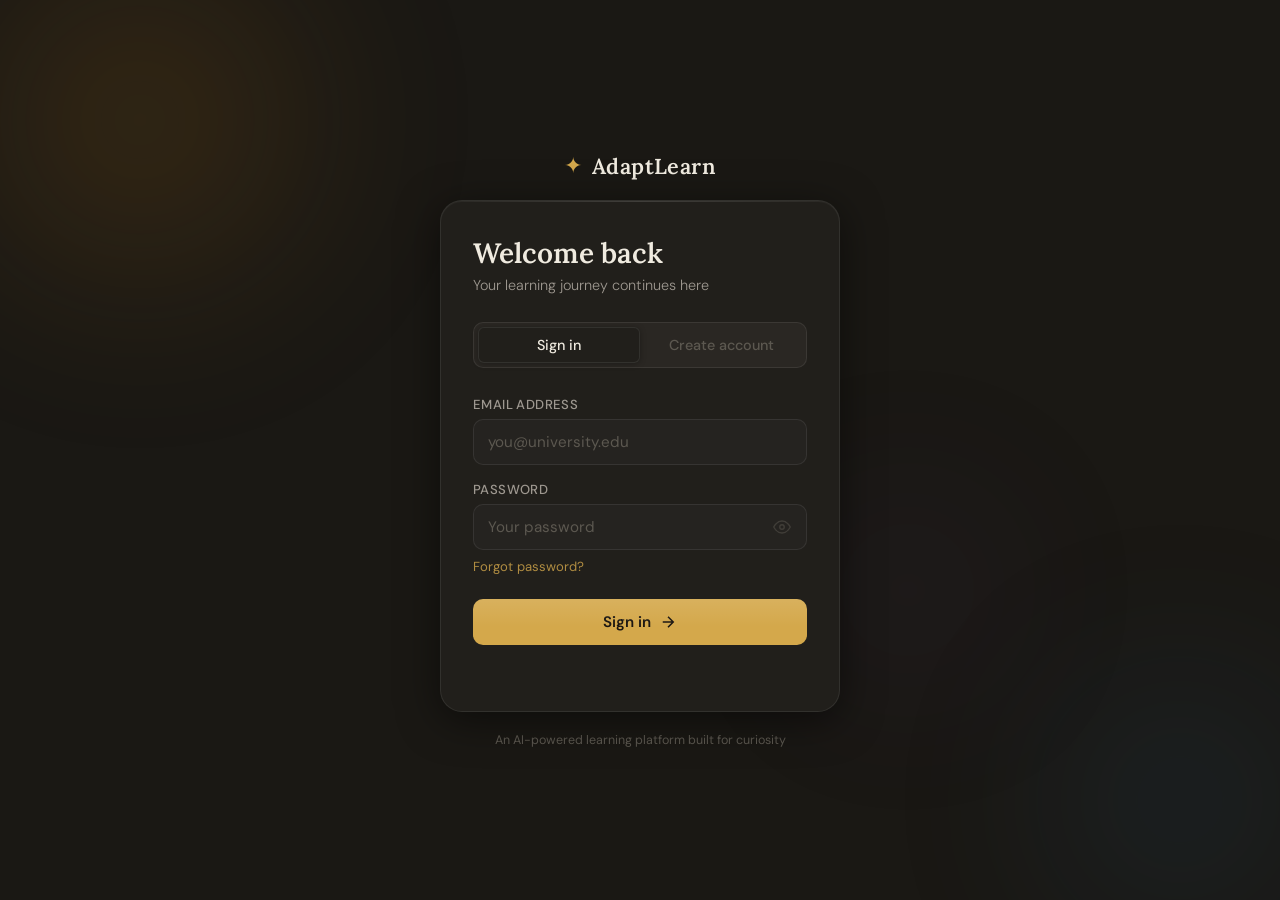
<file: frontend/index.html>
<!DOCTYPE html>
<html lang="en">
<head>
  <meta charset="UTF-8">
  <meta name="viewport" content="width=device-width, initial-scale=1.0">
  <title>AdaptLearn — AI Tutor</title>
  <link rel="preconnect" href="https://fonts.googleapis.com">
  <link href="https://fonts.googleapis.com/css2?family=Lora:ital,wght@0,400;0,600;1,400&family=DM+Sans:wght@300;400;500;600&display=swap" rel="stylesheet">
  <link rel="stylesheet" href="style.css">
</head>
<body>

  <!-- Ambient background blobs -->
  <div class="bg-blob blob-1"></div>
  <div class="bg-blob blob-2"></div>
  <div class="bg-blob blob-3"></div>

  <div class="page-wrap">

    <!-- Brand mark -->
    <div class="brand">
      <div class="brand-icon">✦</div>
      <span class="brand-name">AdaptLearn</span>
    </div>

    <div class="card" id="main-card">

      <div class="card-header">
        <h1>Welcome back</h1>
        <p class="subtitle">Your learning journey continues here</p>
      </div>

      <!-- Toggle tabs -->
      <div class="tabs">
        <button class="tab active" id="tab-login" onclick="showTab('login', this)">Sign in</button>
        <button class="tab" id="tab-register" onclick="showTab('register', this)">Create account</button>
        <div class="tab-indicator" id="tab-indicator"></div>
      </div>

      <!-- Login form -->
      <div id="login" class="form-section">
        <div class="field-group">
          <label for="login-email">Email address</label>
          <input type="email" id="login-email" placeholder="you@university.edu" autocomplete="email" />
        </div>
        <div class="field-group">
          <label for="login-password">Password</label>
          <div class="input-wrap">
            <input type="password" id="login-password" placeholder="Your password" autocomplete="current-password" />
            <button class="eye-btn" onclick="togglePassword('login-password', this)" tabindex="-1">
              <svg width="18" height="18" viewBox="0 0 24 24" fill="none" stroke="currentColor" stroke-width="1.8">
                <path d="M1 12s4-8 11-8 11 8 11 8-4 8-11 8-11-8-11-8z"/>
                <circle cx="12" cy="12" r="3"/>
              </svg>
            </button>
          </div>
        </div>
        <a href="#" class="forgot-link">Forgot password?</a>
        <button class="btn" onclick="login()">
          <span>Sign in</span>
          <svg width="18" height="18" viewBox="0 0 24 24" fill="none" stroke="currentColor" stroke-width="2">
            <path d="M5 12h14M12 5l7 7-7 7"/>
          </svg>
        </button>
      </div>

      <!-- Register form -->
      <div id="register" class="form-section hidden">
        <div class="field-group">
          <label for="reg-name">Full name</label>
          <input type="text" id="reg-name" placeholder="Your full name" />
        </div>
        <div class="field-group">
          <label for="reg-email">Email address</label>
          <input type="email" id="reg-email" placeholder="you@university.edu" />
        </div>
        <div class="field-group">
          <label for="reg-password">Password</label>
          <div class="input-wrap">
            <input type="password" id="reg-password" placeholder="Create a password" />
            <button class="eye-btn" onclick="togglePassword('reg-password', this)" tabindex="-1">
              <svg width="18" height="18" viewBox="0 0 24 24" fill="none" stroke="currentColor" stroke-width="1.8">
                <path d="M1 12s4-8 11-8 11 8 11 8-4 8-11 8-11-8-11-8z"/>
                <circle cx="12" cy="12" r="3"/>
              </svg>
            </button>
          </div>
        </div>
        <div class="field-group">
          <label for="reg-role">I am a</label>
          <div class="select-wrap">
            <select id="reg-role">
              <option value="student">Student</option>
              <option value="professor">Professor</option>
            </select>
            <svg class="select-chevron" width="16" height="16" viewBox="0 0 24 24" fill="none" stroke="currentColor" stroke-width="2">
              <path d="M6 9l6 6 6-6"/>
            </svg>
          </div>
        </div>
        <button class="btn" onclick="register()">
          <span>Create account</span>
          <svg width="18" height="18" viewBox="0 0 24 24" fill="none" stroke="currentColor" stroke-width="2">
            <path d="M5 12h14M12 5l7 7-7 7"/>
          </svg>
        </button>
      </div>

      <p id="message" class="message"></p>

    </div>

    <p class="footer-note">An AI-powered learning platform built for curiosity</p>

  </div>
<script src="config.js"></script>
  <script>
     

    function showTab(tab, btn) {
      const loginEl = document.getElementById("login")
      const registerEl = document.getElementById("register")
      const indicator = document.getElementById("tab-indicator")
      const header = document.querySelector(".card-header h1")
      const subtitle = document.querySelector(".card-header .subtitle")

      // Slide forms
      loginEl.classList.toggle("hidden", tab !== "login")
      registerEl.classList.toggle("hidden", tab !== "register")

      // Tab active state
      document.querySelectorAll(".tab").forEach(t => t.classList.remove("active"))
      btn.classList.add("active")

      // Move indicator
      indicator.style.left = tab === "login" ? "4px" : "calc(50% + 0px)"

      // Update header copy
      if (tab === "login") {
        header.textContent = "Welcome back"
        subtitle.textContent = "Your learning journey continues here"
      } else {
        header.textContent = "Join AdaptLearn"
        subtitle.textContent = "Start your guided learning experience"
      }

      clearMessage()
    }

    async function login() {
      const email = document.getElementById("login-email").value
      const password = document.getElementById("login-password").value

      if (!email || !password) { setMessage("Please fill in all fields.", "error"); return }

      const btn = document.querySelector("#login .btn")
      setLoading(btn, true)
      setMessage("Signing you in…")

      try {
        const res = await fetch(`${API}/auth/login`, {
          method: "POST",
          headers: { "Content-Type": "application/json" },
          body: JSON.stringify({ email, password })
        })
        const data = await res.json()

        if (!res.ok) {
          setMessage(data.detail || "Login failed. Please check your credentials.", "error")
          setLoading(btn, false)
          return
        }

        localStorage.setItem("token", data.token)
        localStorage.setItem("role", data.role)
        localStorage.setItem("name", data.name)

        setMessage("Redirecting…", "success")
        setTimeout(() => {
          window.location.href = data.role === "professor" ? "professor.html" : "student.html"
        }, 600)

      } catch (e) {
        setMessage("Cannot reach the server. Is the backend running?", "error")
        setLoading(btn, false)
      }
    }

    async function register() {
      const name = document.getElementById("reg-name").value
      const email = document.getElementById("reg-email").value
      const password = document.getElementById("reg-password").value
      const role = document.getElementById("reg-role").value

      if (!name || !email || !password) { setMessage("Please fill in all fields.", "error"); return }

      const btn = document.querySelector("#register .btn")
      setLoading(btn, true)
      setMessage("Creating your account…")

      try {
        const res = await fetch(`${API}/auth/register`, {
          method: "POST",
          headers: { "Content-Type": "application/json" },
          body: JSON.stringify({ name, email, password, role })
        })
        const data = await res.json()

        if (!res.ok) {
          setMessage(data.detail || "Registration failed.", "error")
          setLoading(btn, false)
          return
        }

        setMessage("Account created! Please sign in.", "success")
        setTimeout(() => showTab("login", document.getElementById("tab-login")), 1000)

      } catch (e) {
        setMessage("Cannot reach the server.", "error")
        setLoading(btn, false)
      }
    }

    function setMessage(msg, type = "") {
      const el = document.getElementById("message")
      el.textContent = msg
      el.className = "message " + type
    }

    function clearMessage() {
      const el = document.getElementById("message")
      el.textContent = ""
      el.className = "message"
    }

    function setLoading(btn, loading) {
      if (loading) {
        btn.classList.add("loading")
        btn.disabled = true
      } else {
        btn.classList.remove("loading")
        btn.disabled = false
      }
    }

    function togglePassword(id, btn) {
      const input = document.getElementById(id)
      const isText = input.type === "text"
      input.type = isText ? "password" : "text"
      btn.style.opacity = isText ? "0.5" : "1"
    }

    // Init indicator position
    document.getElementById("tab-indicator").style.left = "4px"
  </script>

</body>
</html>
</file>
<file: frontend/style.css>
/* ─── Reset & Base ───────────────────────────────── */
*, *::before, *::after {
  margin: 0;
  padding: 0;
  box-sizing: border-box;
}

:root {
  /* Palette — warm dark, like parchment in dim lamplight */
  --bg:           #1a1814;
  --bg-card:      #211f1b;
  --bg-elevated:  #2a2723;
  --bg-input:     #252320;

  --border:       rgba(255,255,255,0.08);
  --border-focus: rgba(210,175,100,0.5);

  --text-primary:   #f0ebe0;
  --text-secondary: #9e9890;
  --text-muted:     #5c5850;

  --accent:         #d4a84b;   /* warm gold */
  --accent-glow:    rgba(212,168,75,0.18);
  --accent-hover:   #e8c06a;

  --success:  #6ec98a;
  --error:    #e07070;

  --radius-sm:  6px;
  --radius-md:  10px;
  --radius-lg:  16px;
  --radius-xl:  22px;

  --shadow-card: 0 8px 40px rgba(0,0,0,0.5), 0 1px 0 rgba(255,255,255,0.04) inset;
  --transition:  0.2s cubic-bezier(0.4,0,0.2,1);
}

/* ─── Fonts ──────────────────────────────────────── */
body {
  font-family: 'DM Sans', sans-serif;
  background: var(--bg);
  color: var(--text-primary);
  min-height: 100vh;
  display: flex;
  justify-content: center;
  align-items: center;
  overflow-x: hidden;
}

/* ─── Ambient Background Blobs ───────────────────── */
.bg-blob {
  position: fixed;
  border-radius: 50%;
  filter: blur(90px);
  pointer-events: none;
  z-index: 0;
  opacity: 0.22;
  animation: drift 18s ease-in-out infinite alternate;
}

.blob-1 {
  width: 480px; height: 480px;
  background: radial-gradient(circle, #c47d1a 0%, transparent 70%);
  top: -120px; left: -100px;
  animation-delay: 0s;
}

.blob-2 {
  width: 360px; height: 360px;
  background: radial-gradient(circle, #2a5c8a 0%, transparent 70%);
  bottom: -80px; right: -80px;
  animation-delay: -7s;
}

.blob-3 {
  width: 280px; height: 280px;
  background: radial-gradient(circle, #6b3fa0 0%, transparent 70%);
  top: 50%; left: 60%;
  animation-delay: -13s;
  opacity: 0.12;
}

@keyframes drift {
  from { transform: translate(0, 0) scale(1); }
  to   { transform: translate(30px, 20px) scale(1.06); }
}

/* ─── Page Layout ────────────────────────────────── */
.page-wrap {
  position: relative;
  z-index: 1;
  width: 100%;
  max-width: 440px;
  padding: 24px 20px;
  display: flex;
  flex-direction: column;
  align-items: center;
  gap: 20px;
  animation: fadeUp 0.5s ease both;
}

@keyframes fadeUp {
  from { opacity: 0; transform: translateY(18px); }
  to   { opacity: 1; transform: translateY(0); }
}

/* ─── Brand ──────────────────────────────────────── */
.brand {
  display: flex;
  align-items: center;
  gap: 10px;
}

.brand-icon {
  font-size: 1.4rem;
  color: var(--accent);
  line-height: 1;
  animation: spin-slow 8s linear infinite;
}

@keyframes spin-slow {
  from { transform: rotate(0deg); }
  to   { transform: rotate(360deg); }
}

.brand-name {
  font-family: 'Lora', serif;
  font-size: 1.35rem;
  font-weight: 600;
  color: var(--text-primary);
  letter-spacing: 0.02em;
}

/* ─── Card ───────────────────────────────────────── */
.card {
  background: var(--bg-card);
  border: 1px solid var(--border);
  border-radius: var(--radius-xl);
  box-shadow: var(--shadow-card);
  width: 100%;
  padding: 36px 32px 28px;
  position: relative;
  overflow: hidden;
}

/* Subtle top sheen */
.card::before {
  content: '';
  position: absolute;
  top: 0; left: 0; right: 0;
  height: 1px;
  background: linear-gradient(90deg, transparent, rgba(255,255,255,0.1), transparent);
}

/* ─── Card Header ────────────────────────────────── */
.card-header {
  margin-bottom: 28px;
}

.card-header h1 {
  font-family: 'Lora', serif;
  font-size: 1.75rem;
  font-weight: 600;
  color: var(--text-primary);
  line-height: 1.2;
  margin-bottom: 6px;
}

.subtitle {
  color: var(--text-secondary);
  font-size: 0.9rem;
  font-weight: 300;
}

/* ─── Tabs ───────────────────────────────────────── */
.tabs {
  position: relative;
  display: flex;
  background: var(--bg-elevated);
  border-radius: var(--radius-md);
  padding: 4px;
  margin-bottom: 28px;
  border: 1px solid var(--border);
}

.tab {
  flex: 1;
  padding: 9px 12px;
  border: none;
  background: none;
  cursor: pointer;
  font-size: 0.9rem;
  font-family: 'DM Sans', sans-serif;
  font-weight: 500;
  color: var(--text-muted);
  border-radius: var(--radius-sm);
  position: relative;
  z-index: 1;
  transition: color var(--transition);
}

.tab.active {
  color: var(--text-primary);
}

.tab-indicator {
  position: absolute;
  top: 4px;
  width: calc(50% - 4px);
  height: calc(100% - 8px);
  background: var(--bg-card);
  border-radius: var(--radius-sm);
  border: 1px solid var(--border);
  transition: left 0.28s cubic-bezier(0.4,0,0.2,1);
  box-shadow: 0 1px 6px rgba(0,0,0,0.3);
}

/* ─── Form Section ───────────────────────────────── */
.form-section {
  display: flex;
  flex-direction: column;
  gap: 0;
  animation: fadeUp 0.28s ease both;
}

.form-section.hidden {
  display: none;
}

/* ─── Field Group ────────────────────────────────── */
.field-group {
  display: flex;
  flex-direction: column;
  gap: 6px;
  margin-bottom: 16px;
}

label {
  font-size: 0.82rem;
  font-weight: 500;
  color: var(--text-secondary);
  letter-spacing: 0.03em;
  text-transform: uppercase;
}

input, select {
  width: 100%;
  padding: 12px 14px;
  background: var(--bg-input);
  border: 1px solid var(--border);
  border-radius: var(--radius-md);
  color: var(--text-primary);
  font-size: 0.95rem;
  font-family: 'DM Sans', sans-serif;
  font-weight: 400;
  outline: none;
  transition: border-color var(--transition), box-shadow var(--transition);
  -webkit-appearance: none;
  appearance: none;
}

input::placeholder {
  color: var(--text-muted);
}

input:focus, select:focus {
  border-color: var(--border-focus);
  box-shadow: 0 0 0 3px var(--accent-glow);
}

/* Password + eye toggle */
.input-wrap {
  position: relative;
}

.input-wrap input {
  padding-right: 44px;
}

.eye-btn {
  position: absolute;
  right: 12px;
  top: 50%;
  transform: translateY(-50%);
  background: none;
  border: none;
  cursor: pointer;
  color: var(--text-muted);
  opacity: 0.5;
  padding: 4px;
  line-height: 0;
  transition: opacity var(--transition);
}

.eye-btn:hover { opacity: 0.9; }

/* Select wrapper */
.select-wrap {
  position: relative;
}

.select-wrap select {
  padding-right: 36px;
}

.select-chevron {
  position: absolute;
  right: 12px;
  top: 50%;
  transform: translateY(-50%);
  pointer-events: none;
  color: var(--text-muted);
}

/* ─── Forgot link ────────────────────────────────── */
.forgot-link {
  display: inline-block;
  font-size: 0.82rem;
  color: var(--accent);
  text-decoration: none;
  margin-bottom: 20px;
  margin-top: -8px;
  opacity: 0.8;
  transition: opacity var(--transition);
}

.forgot-link:hover { opacity: 1; text-decoration: underline; }

/* ─── Button ─────────────────────────────────────── */
.btn {
  width: 100%;
  padding: 13px 20px;
  background: var(--accent);
  color: #1a1510;
  border: none;
  border-radius: var(--radius-md);
  font-size: 0.95rem;
  font-family: 'DM Sans', sans-serif;
  font-weight: 600;
  cursor: pointer;
  display: flex;
  align-items: center;
  justify-content: center;
  gap: 8px;
  transition: background var(--transition), transform var(--transition), box-shadow var(--transition);
  position: relative;
  overflow: hidden;
  margin-top: 4px;
}

.btn::after {
  content: '';
  position: absolute;
  inset: 0;
  background: linear-gradient(180deg, rgba(255,255,255,0.1) 0%, transparent 60%);
  pointer-events: none;
}

.btn:hover:not(:disabled) {
  background: var(--accent-hover);
  transform: translateY(-1px);
  box-shadow: 0 6px 20px rgba(212,168,75,0.35);
}

.btn:active:not(:disabled) {
  transform: translateY(0);
}

.btn:disabled,
.btn.loading {
  opacity: 0.6;
  cursor: not-allowed;
}

.btn.loading span::after {
  content: '…';
  animation: ellipsis 1.2s steps(4, end) infinite;
}

@keyframes ellipsis {
  0%  { content: ''; }
  25% { content: '.'; }
  50% { content: '..'; }
  75% { content: '...'; }
}

/* ─── Message ────────────────────────────────────── */
.message {
  margin-top: 18px;
  text-align: center;
  font-size: 0.875rem;
  color: var(--text-secondary);
  min-height: 20px;
  transition: color var(--transition);
}

.message.error   { color: var(--error); }
.message.success { color: var(--success); }

/* ─── Footer note ────────────────────────────────── */
.footer-note {
  font-size: 0.78rem;
  color: var(--text-muted);
  text-align: center;
}

/* ══════════════════════════════════════════════════
   DASHBOARD / SHARED PAGE STYLES
   ══════════════════════════════════════════════════ */

.dashboard {
  max-width: 960px;
  margin: 0 auto;
  padding: 30px 20px;
  position: relative;
  z-index: 1;
}

/* ─── Nav ────────────────────────────────────────── */
nav {
  display: flex;
  justify-content: space-between;
  align-items: center;
  background: var(--bg-card);
  border: 1px solid var(--border);
  padding: 16px 24px;
  border-radius: var(--radius-lg);
  box-shadow: 0 2px 12px rgba(0,0,0,0.3);
  margin-bottom: 28px;
}

nav h2 {
  font-family: 'Lora', serif;
  font-size: 1.15rem;
  color: var(--text-primary);
}

.logout {
  padding: 8px 18px;
  background: rgba(224, 112, 112, 0.12);
  color: var(--error);
  border: 1px solid rgba(224, 112, 112, 0.2);
  border-radius: var(--radius-md);
  cursor: pointer;
  font-size: 0.85rem;
  font-family: 'DM Sans', sans-serif;
  font-weight: 500;
  transition: background var(--transition);
}

.logout:hover {
  background: rgba(224, 112, 112, 0.22);
}

/* ─── Stats Grid ─────────────────────────────────── */
.grid {
  display: grid;
  grid-template-columns: repeat(auto-fit, minmax(180px, 1fr));
  gap: 16px;
  margin-bottom: 24px;
}

.stat-card {
  background: var(--bg-card);
  border: 1px solid var(--border);
  padding: 24px 20px;
  border-radius: var(--radius-lg);
  text-align: center;
  box-shadow: 0 2px 8px rgba(0,0,0,0.25);
  transition: transform var(--transition), box-shadow var(--transition);
}

.stat-card:hover {
  transform: translateY(-2px);
  box-shadow: 0 6px 20px rgba(0,0,0,0.4);
}

.stat-card .number {
  font-family: 'Lora', serif;
  font-size: 2.2rem;
  font-weight: 600;
  color: var(--accent);
  line-height: 1;
}

.stat-card .label {
  color: var(--text-secondary);
  font-size: 0.85rem;
  margin-top: 6px;
  font-weight: 300;
}

/* ─── Menu Grid ──────────────────────────────────── */
.menu-grid {
  display: grid;
  grid-template-columns: repeat(auto-fit, minmax(200px, 1fr));
  gap: 16px;
}

.menu-card {
  background: var(--bg-card);
  border: 1px solid var(--border);
  padding: 28px 22px;
  border-radius: var(--radius-lg);
  text-align: center;
  cursor: pointer;
  text-decoration: none;
  color: var(--text-primary);
  box-shadow: 0 2px 8px rgba(0,0,0,0.25);
  display: block;
  transition: transform var(--transition), box-shadow var(--transition), border-color var(--transition);
  position: relative;
  overflow: hidden;
}

.menu-card::before {
  content: '';
  position: absolute;
  inset: 0;
  background: radial-gradient(circle at 50% 0%, var(--accent-glow), transparent 70%);
  opacity: 0;
  transition: opacity var(--transition);
}

.menu-card:hover {
  transform: translateY(-4px);
  box-shadow: 0 10px 28px rgba(0,0,0,0.4);
  border-color: rgba(212,168,75,0.25);
}

.menu-card:hover::before { opacity: 1; }

.menu-card .icon {
  font-size: 2.4rem;
  margin-bottom: 14px;
  display: block;
  position: relative;
}

.menu-card .title {
  font-weight: 600;
  font-size: 1rem;
  margin-bottom: 4px;
  position: relative;
}

.menu-card .desc {
  color: var(--text-secondary);
  font-size: 0.82rem;
  font-weight: 300;
  line-height: 1.5;
  position: relative;
}

/* ─── Responsive ─────────────────────────────────── */
@media (max-width: 480px) {
  .card {
    padding: 28px 20px 24px;
  }

  .card-header h1 {
    font-size: 1.5rem;
  }
}
</file>
